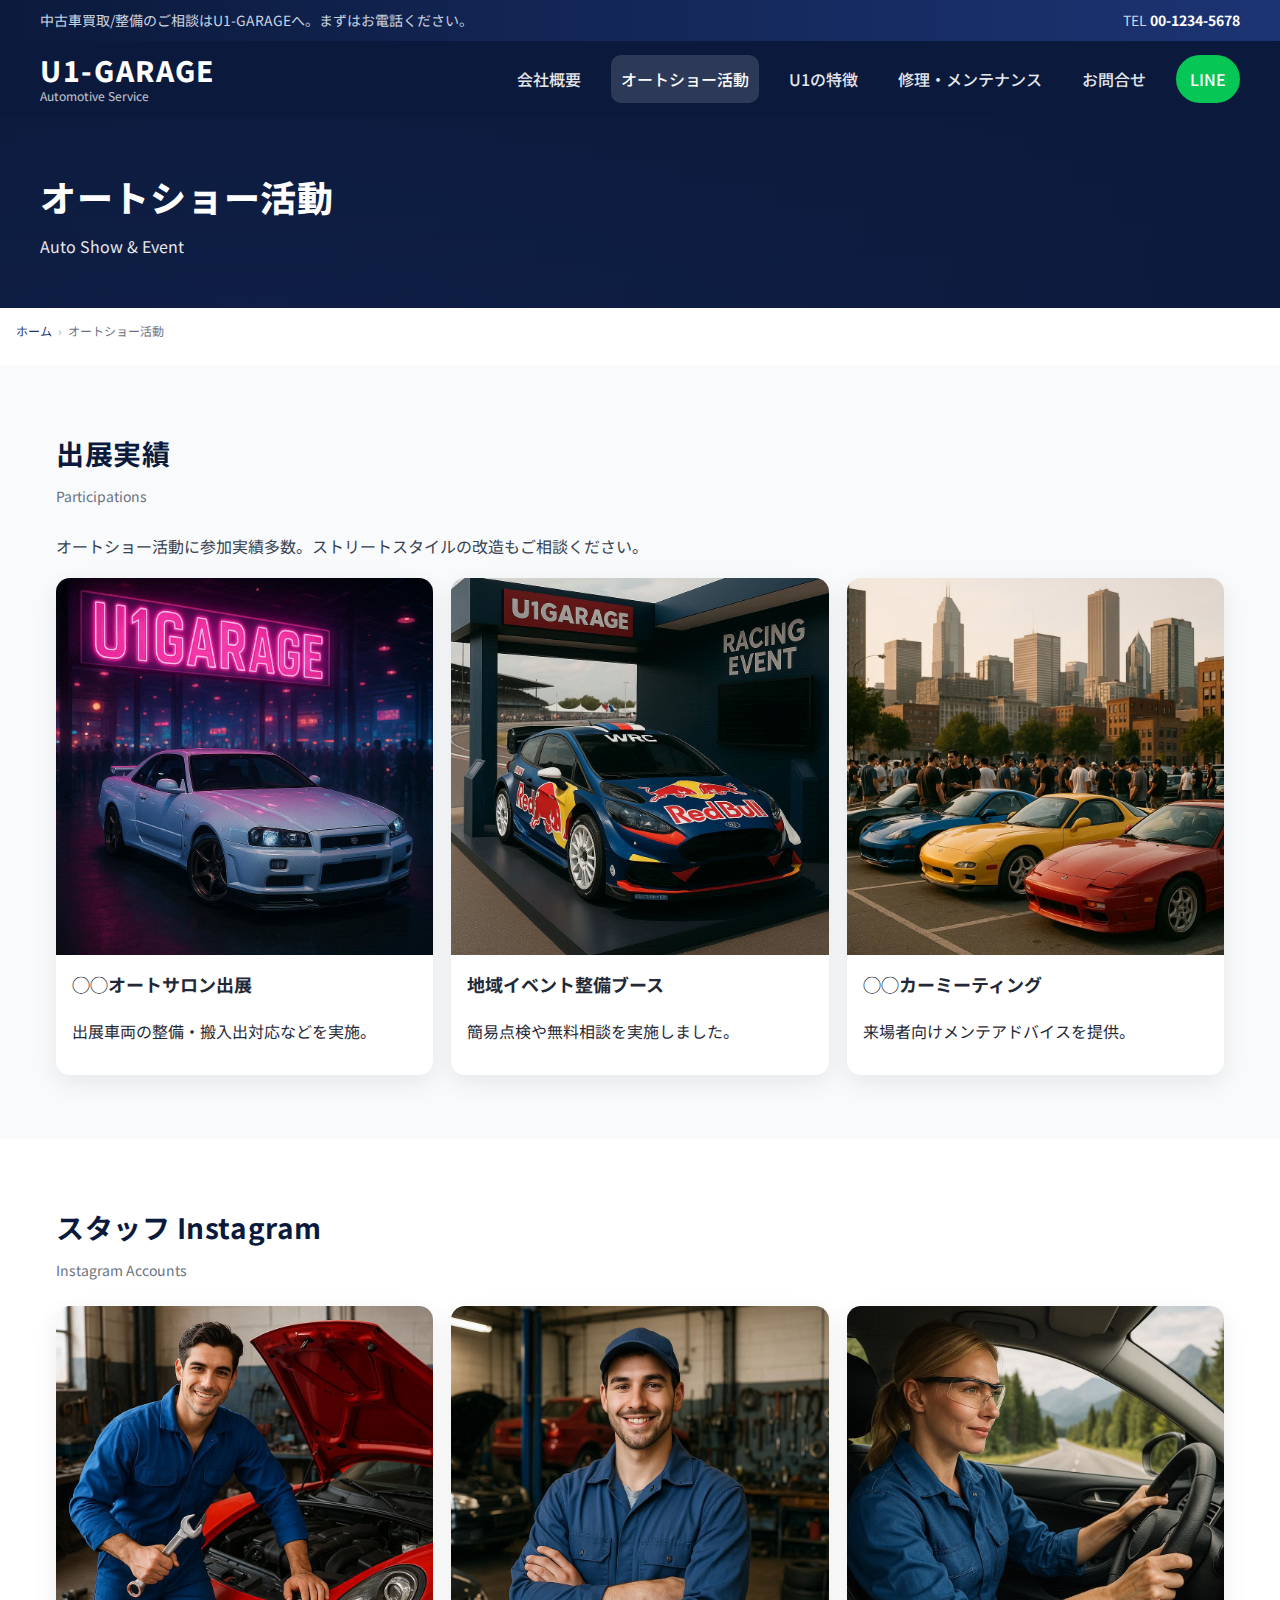
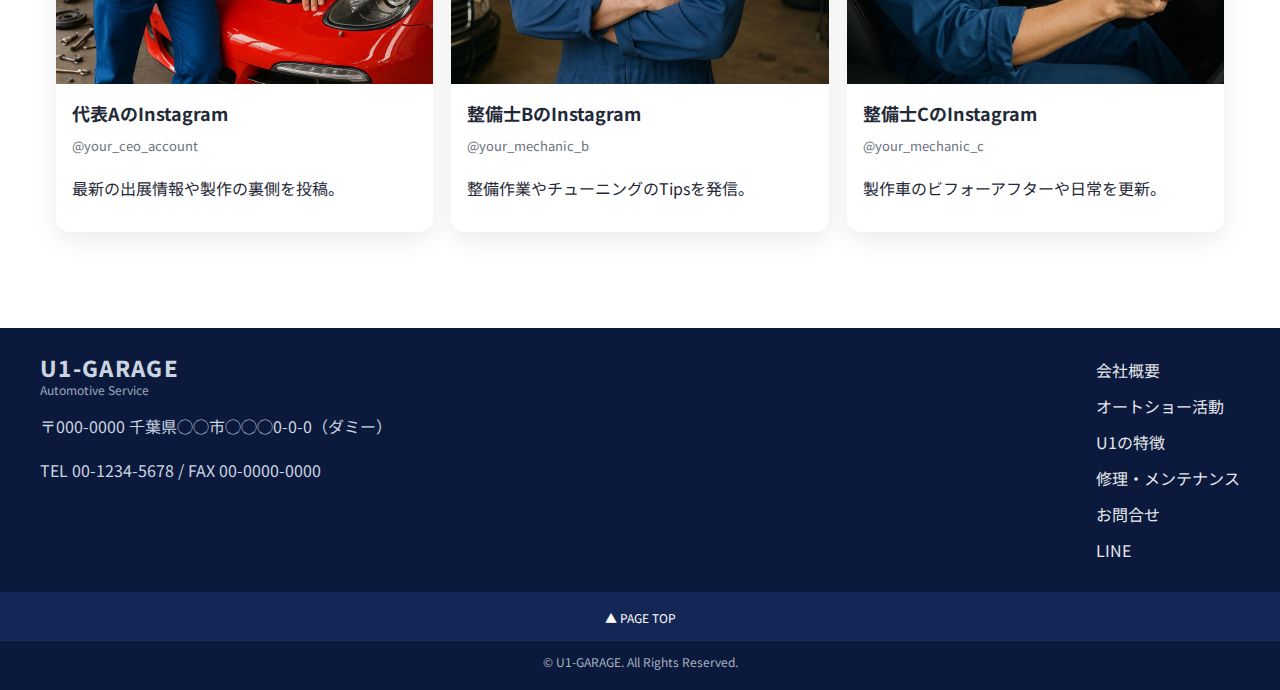
<file: autoshow.html>
<!doctype html>
<html lang="ja">
<head>
  <meta charset="utf-8" />
  <meta name="viewport" content="width=device-width, initial-scale=1" />
  <base href="https://usasaki109.github.io/U1garage-sample-site/">
  <title>オートショー活動 | U1-GARAGE</title>
  <meta name="description" content="U1-GARAGEのオートショー活動・イベント出展の紹介。出展実績やスタッフのInstagramも掲載。">
  <meta name="theme-color" content="#0b1a3c">
  <link rel="icon" href="favicon.ico">
  <link rel="stylesheet" href="css/style.css">
  <link href="https://fonts.googleapis.com/css2?family=Noto+Sans+JP:wght@400;500;700;800&display=swap" rel="stylesheet">

  <!-- ページ専用の最小スタイル -->
  <style>
    .page-hero{
      color:#fff;
      background:
        linear-gradient(180deg, rgba(11,26,60,.86), rgba(11,26,60,.55)),
        url("img/page-hero-autoshow.jpg") center/cover no-repeat,
        radial-gradient(circle at 20% 0%, #172554, #0b1a3c);
    }
    .page-hero__in{ padding:48px 0; }
    .page-hero h1{ margin:0 0 4px; font-size:36px; font-weight:800; letter-spacing:.02em; }
    .page-hero .sub{ margin:0; color:#e5e7eb; }

    .breadcrumb{ font-size:12px; color:#6b7280; margin:12px 0 24px; }
    .breadcrumb a{ color:#1c3474; }
    .breadcrumb .sep{ margin:0 6px; color:#9ca3af; }

    .lead{ margin:0 0 18px; color:#374151; }
    /* カード全体をリンク化する用 */
    .card--link{ display:block; color:inherit; text-decoration:none; }
    .card--link:hover .card__body h3{ text-decoration:underline; }
    /* インスタカードの小さなラベル */
    .ig-handle{ color:#6b7280; font-size:13px; margin-top:4px; }
  </style>
</head>
<body id="top">
  <a class="skip" href="#main">本文へスキップ</a>

  <!-- Topbar -->
  <div class="topbar">
    <div class="container topbar__in">
      <div class="topbar__note">中古車買取/整備のご相談はU1-GARAGEへ。まずはお電話ください。</div>
      <div class="topbar__tel">TEL <a href="tel:0012345678">00-1234-5678</a></div>
    </div>
  </div>

  <!-- Header -->
  <header class="header">
    <div class="container header__in">
      <a class="brand" href="index.html" aria-label="U1-GARAGE ホーム">
        <span class="brand__main">U1-GARAGE</span>
        <span class="brand__sub">Automotive Service</span>
      </a>

      <button class="nav-toggle" aria-controls="globalnav" aria-expanded="false" aria-label="メニュー">
        <span></span><span></span><span></span>
      </button>

      <nav id="globalnav" class="nav" aria-label="グローバルナビ">
        <ul class="nav__list">
          <li><a href="index.html#about">会社概要</a></li>
          <li><a href="autoshow.html" aria-current="page">オートショー活動</a></li>
          <li><a href="features.html">U1の特徴</a></li>
          <li><a href="maintenance.html">修理・メンテナンス</a></li>
          <li><a href="contact.html">お問合せ</a></li>
          <li class="line"><a href="index.html#line">LINE</a></li>
        </ul>
      </nav>
    </div>
  </header>

  <!-- Page Hero -->
  <section class="page-hero" role="img" aria-label="オートショー活動">
    <div class="container page-hero__in">
      <h1>オートショー活動</h1>
      <p class="sub">Auto Show & Event</p>
    </div>
  </section>

  <main id="main">
    <nav class="container breadcrumb" aria-label="パンくず">
      <a href="index.html">ホーム</a><span class="sep">›</span><span>オートショー活動</span>
    </nav>

    <!-- 説明文 + イベントカード3つ -->
    <section class="section alt">
      <div class="container">
        <header class="sec-head">
          <h2>出展実績</h2>
          <p class="sub">Participations</p>
        </header>
        <p class="lead">オートショー活動に参加実績多数。ストリートスタイルの改造もご相談ください。</p>

        <div class="cards">
          <article class="card">
            <img src="img/autoshow-01.jpg" alt="イベント写真（1）" loading="lazy">
            <div class="card__body">
              <h3>◯◯オートサロン出展</h3>
              <p>出展車両の整備・搬入出対応などを実施。</p>
            </div>
          </article>

          <article class="card">
            <img src="img/autoshow-02.jpg" alt="イベント写真（2）" loading="lazy">
            <div class="card__body">
              <h3>地域イベント整備ブース</h3>
              <p>簡易点検や無料相談を実施しました。</p>
            </div>
          </article>

          <article class="card">
            <img src="img/autoshow-03.jpg" alt="イベント写真（3）" loading="lazy">
            <div class="card__body">
              <h3>◯◯カーミーティング</h3>
              <p>来場者向けメンテアドバイスを提供。</p>
            </div>
          </article>
        </div>
      </div>
    </section>

    <!-- Instagramカード3つ -->
    <section class="section">
      <div class="container">
        <header class="sec-head">
          <h2>スタッフ Instagram</h2>
          <p class="sub">Instagram Accounts</p>
        </header>

        <div class="cards">
          <!-- 代表A -->
          <a class="card card--link" href="https://www.instagram.com/your_ceo_account/" target="_blank" rel="noopener noreferrer">
            <img src="img/insta-a.jpg" alt="代表AのInstagram（サムネイル）" loading="lazy">
            <div class="card__body">
              <h3>代表AのInstagram</h3>
              <p class="ig-handle">@your_ceo_account</p>
              <p>最新の出展情報や製作の裏側を投稿。</p>
            </div>
          </a>

          <!-- 整備士B -->
          <a class="card card--link" href="https://www.instagram.com/your_mechanic_b/" target="_blank" rel="noopener noreferrer">
            <img src="img/insta-b.jpg" alt="整備士BのInstagram（サムネイル）" loading="lazy">
            <div class="card__body">
              <h3>整備士BのInstagram</h3>
              <p class="ig-handle">@your_mechanic_b</p>
              <p>整備作業やチューニングのTipsを発信。</p>
            </div>
          </a>

          <!-- 整備士C -->
          <a class="card card--link" href="https://www.instagram.com/your_mechanic_c/" target="_blank" rel="noopener noreferrer">
            <img src="img/insta-c.jpg" alt="整備士CのInstagram（サムネイル）" loading="lazy">
            <div class="card__body">
              <h3>整備士CのInstagram</h3>
              <p class="ig-handle">@your_mechanic_c</p>
              <p>製作車のビフォーアフターや日常を更新。</p>
            </div>
          </a>
        </div>
      </div>
    </section>
  </main>

  <!-- Footer -->
  <footer class="footer">
    <div class="container footer__in">
      <div class="footer__brand">
        <div class="brand brand--footer">
          <span class="brand__main">U1-GARAGE</span>
          <span class="brand__sub">Automotive Service</span>
        </div>
        <p>〒000-0000 千葉県◯◯市◯◯◯0-0-0（ダミー）</p>
        <p>TEL 00-1234-5678 / FAX 00-0000-0000</p>
      </div>
      <nav class="footer__nav" aria-label="フッターナビ">
        <ul>
          <li><a href="index.html#about">会社概要</a></li>
          <li><a href="autoshow.html" aria-current="page">オートショー活動</a></li>
          <li><a href="features.html">U1の特徴</a></li>
          <li><a href="maintenance.html">修理・メンテナンス</a></li>
          <li><a href="contact.html">お問合せ</a></li>
          <li><a href="index.html#line">LINE</a></li>
        </ul>
      </nav>
    </div>
    <div class="pagetop"><a href="#top">▲ PAGE TOP</a></div>
    <div class="copy">© U1-GARAGE. All Rights Reserved.</div>
  </footer>

  <script>
    // モバイルナビ開閉
    const btn = document.querySelector('.nav-toggle');
    const nav = document.getElementById('globalnav');
    if (btn && nav) {
      btn.addEventListener('click', () => {
        const open = nav.classList.toggle('is-open');
        btn.setAttribute('aria-expanded', String(open));
      });
    }
    document.querySelectorAll('.nav__list a').forEach(a=>{
      a.addEventListener('click', () => {
        nav?.classList.remove('is-open');
        btn?.setAttribute('aria-expanded','false');
      });
    });
    // スクロール時のヘッダー影
    const header = document.querySelector('.header');
    const onScroll = () => {
      if (window.scrollY > 8) header.classList.add('is-scrolled');
      else header.classList.remove('is-scrolled');
    };
    window.addEventListener('scroll', onScroll);
    onScroll();
  </script>
</body>
</html>
</file>
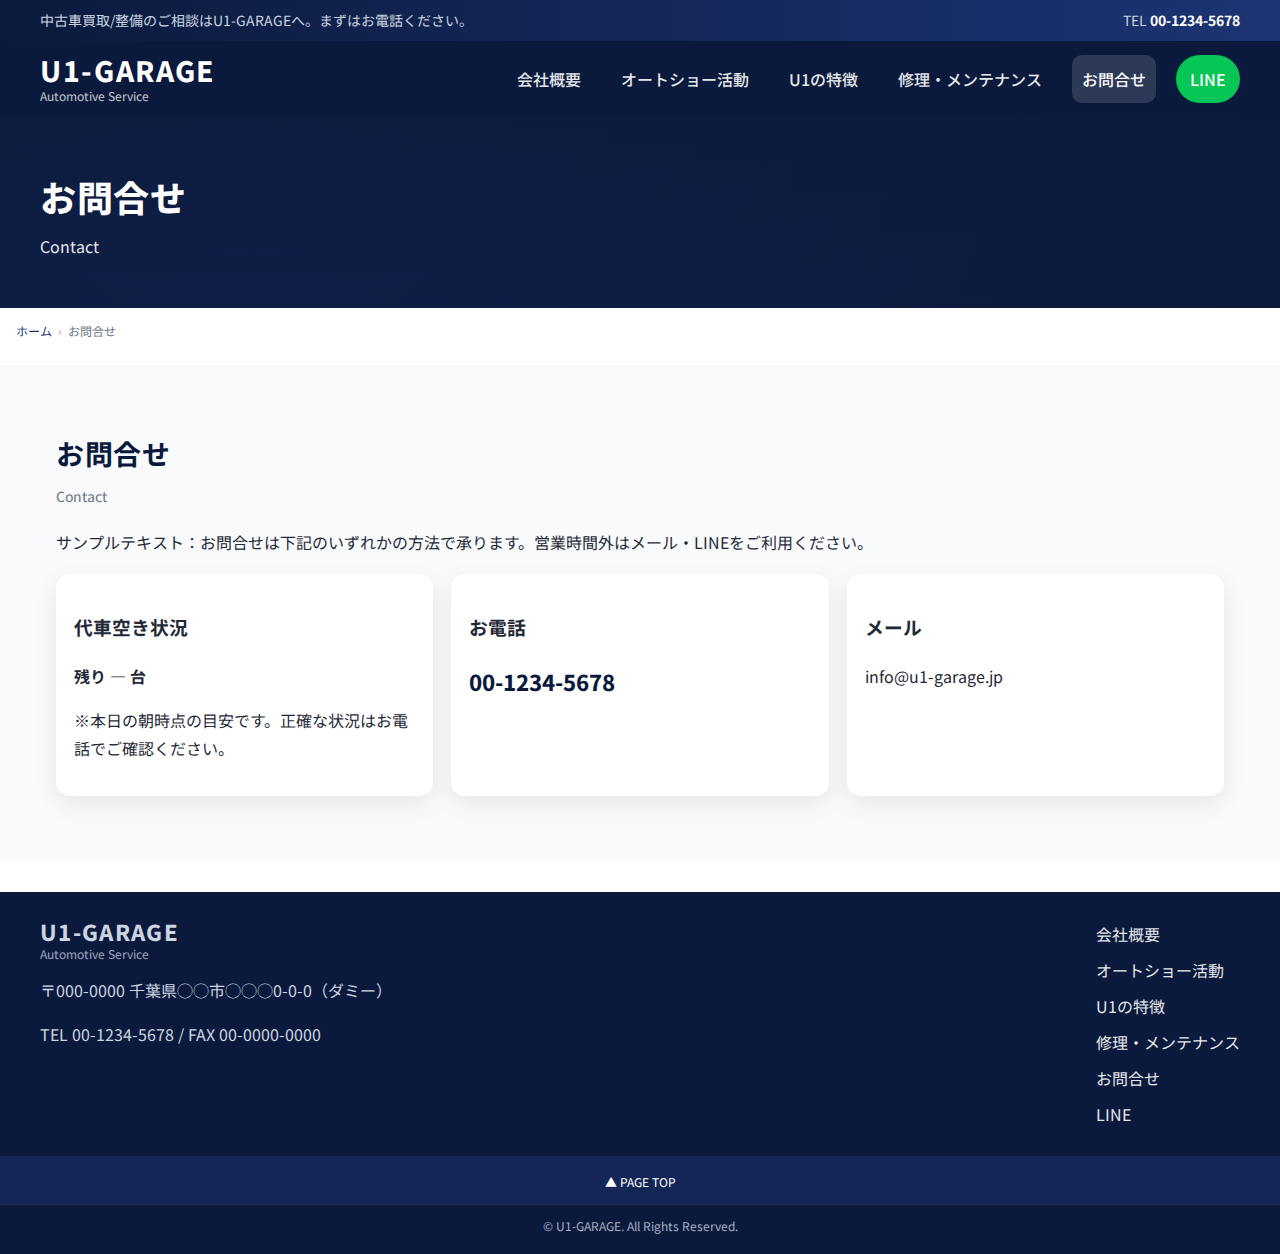
<file: contact.html>
<!doctype html>
<html lang="ja">
<head>
  <meta charset="utf-8" />
  <meta name="viewport" content="width=1200, initial-scale=1">
  <base href="https://usasaki109.github.io/U1garage-sample-site/">
  <title>お問合せ | U1-GARAGE</title>
  <meta name="description" content="U1-GARAGEへのお問合せはこちら。電話・メール・LINEの3つの方法でご連絡いただけます。">
  <meta name="theme-color" content="#0b1a3c">
  <link rel="icon" href="favicon.ico">
  <link rel="stylesheet" href="css/style.css">
  <link href="https://fonts.googleapis.com/css2?family=Noto+Sans+JP:wght@400;500;700;800&display=swap" rel="stylesheet">
  <!-- ページ専用の軽いスタイル（ヒーローとQRだけ） -->
  <style>
    .page-hero{
      color:#fff;
      background:
        linear-gradient(180deg, rgba(11,26,60,.86), rgba(11,26,60,.55)),
        url("img/page-hero-contact.jpg") center/cover no-repeat,
        radial-gradient(circle at 20% 0%, #172554, #0b1a3c);
    }
    .page-hero__in{ padding:48px 0; }
    .page-hero h1{ margin:0 0 4px; font-size:36px; font-weight:800; letter-spacing:.02em; }
    .page-hero .sub{ margin:0; color:#e5e7eb; }

    .breadcrumb{ font-size:12px; color:#6b7280; margin:12px 0 24px; }
    .breadcrumb a{ color:#1c3474; }
    .breadcrumb .sep{ margin:0 6px; color:#9ca3af; }

    /* QR表示（カード中央に正方形で） */
    .qr-box{ display:flex; justify-content:center; align-items:center; padding-top:8px; }
    .qr{ width:180px; aspect-ratio:1; object-fit:contain; border:1px solid var(--line); border-radius:10px; }
    @media (max-width: 720px){ .qr{ width:150px; } }
  </style>
</head>
<body id="top">
  <a class="skip" href="#main">本文へスキップ</a>

  <!-- Topbar -->
  <div class="topbar">
    <div class="container topbar__in">
      <div class="topbar__note">中古車買取/整備のご相談はU1-GARAGEへ。まずはお電話ください。</div>
      <div class="topbar__tel">TEL <a href="tel:0012345678">00-1234-5678</a></div>
    </div>
  </div>

  <!-- Header -->
  <header class="header">
    <div class="container header__in">
      <a class="brand" href="index.html" aria-label="U1-GARAGE ホーム">
        <span class="brand__main">U1-GARAGE</span>
        <span class="brand__sub">Automotive Service</span>
      </a>

      <button class="nav-toggle" aria-controls="globalnav" aria-expanded="false" aria-label="メニュー">
        <span></span><span></span><span></span>
      </button>

      <nav id="globalnav" class="nav" aria-label="グローバルナビ">
        <ul class="nav__list">
          <li><a href="index.html#about">会社概要</a></li>
          <li><a href="autoshow.html">オートショー活動</a></li>
          <li><a href="features.html">U1の特徴</a></li>
          <li><a href="maintenance.html">修理・メンテナンス</a></li>
          <li><a href="contact.html" aria-current="page">お問合せ</a></li>
          <li class="line"><a href="line.html">LINE</a></li>
        </ul>
      </nav>
    </div>
  </header>

  <!-- Page Hero -->
  <section class="page-hero" role="img" aria-label="お問合せ">
    <div class="container page-hero__in">
      <h1>お問合せ</h1>
      <p class="sub">Contact</p>
    </div>
  </section>

  <main id="main">
    <nav class="container breadcrumb" aria-label="パンくず">
      <a href="index.html">ホーム</a><span class="sep">›</span><span>お問合せ</span>
    </nav>

    <section class="section alt">
      <div class="container">
        <header class="sec-head">
          <h2>お問合せ</h2>
          <p class="sub">Contact</p>
        </header>

        <!-- ここに任意の説明テキストを入れてください -->
        <p class="muted" style="margin:-4px 0 18px;">サンプルテキスト：お問合せは下記のいずれかの方法で承ります。営業時間外はメール・LINEをご利用ください。</p>

        <!-- 連絡手段カード群 -->
        <div class="contact">

          <!-- 代車空き状況（Java組み込み） -->
          <div class="contact__block" aria-live="polite">
            <h3>代車空き状況</h3>
            <p id="loaner-status"><strong>残り <span data-loaner-count>—</span> 台</strong></p>
            <p class="muted" style="margin-top:6px;">※本日の朝時点の目安です。正確な状況はお電話でご確認ください。</p>
          </div>

          <div class="contact__block">
            <h3>お電話</h3>
            <p><a class="tel" href="tel:0012345678">00-1234-5678</a></p>
          </div>

          <div class="contact__block">
            <h3>メール</h3>
            <p><a href="mailto:info@u1-garage.jp">info@u1-garage.jp</a></p>
          </div>
        </div>
      </div>
    </section>
  </main>

  <!-- Footer -->
  <footer class="footer">
    <div class="container footer__in">
      <div class="footer__brand">
        <div class="brand brand--footer">
          <span class="brand__main">U1-GARAGE</span>
          <span class="brand__sub">Automotive Service</span>
        </div>
        <p>〒000-0000 千葉県◯◯市◯◯◯0-0-0（ダミー）</p>
        <p>TEL 00-1234-5678 / FAX 00-0000-0000</p>
      </div>
      <nav class="footer__nav" aria-label="フッターナビ">
        <ul>
          <li><a href="index.html#about">会社概要</a></li>
          <li><a href="autoshow.html">オートショー活動</a></li>
          <li><a href="features.html">U1の特徴</a></li>
          <li><a href="maintenance.html">修理・メンテナンス</a></li>
          <li><a href="contact.html" aria-current="page">お問合せ</a></li>
          <li><a href="line.html">LINE</a></li>
        </ul>
      </nav>
    </div>
    <div class="pagetop"><a href="#top">▲ PAGE TOP</a></div>
    <div class="copy">© U1-GARAGE. All Rights Reserved.</div>
  </footer>

   <script>
      // モバイルナビ開閉
      const btn = document.querySelector('.nav-toggle');
      const nav = document.getElementById('globalnav');
      if (btn && nav) {
        btn.addEventListener('click', () => {
          const open = nav.classList.toggle('is-open');
          btn.setAttribute('aria-expanded', String(open));
        });
      }
      document.querySelectorAll('.nav__list a').forEach(a=>{
        a.addEventListener('click', () => {
          nav?.classList.remove('is-open');
          btn?.setAttribute('aria-expanded','false');
        });
      });
      // スクロール時のヘッダー影
      const header = document.querySelector('.header');
      const onScroll = () => {
        if (window.scrollY > 8) header.classList.add('is-scrolled');
        else header.classList.remove('is-scrolled');
      };
      window.addEventListener('scroll', onScroll);
      onScroll();
    </script>
  </body>
</html>
</file>
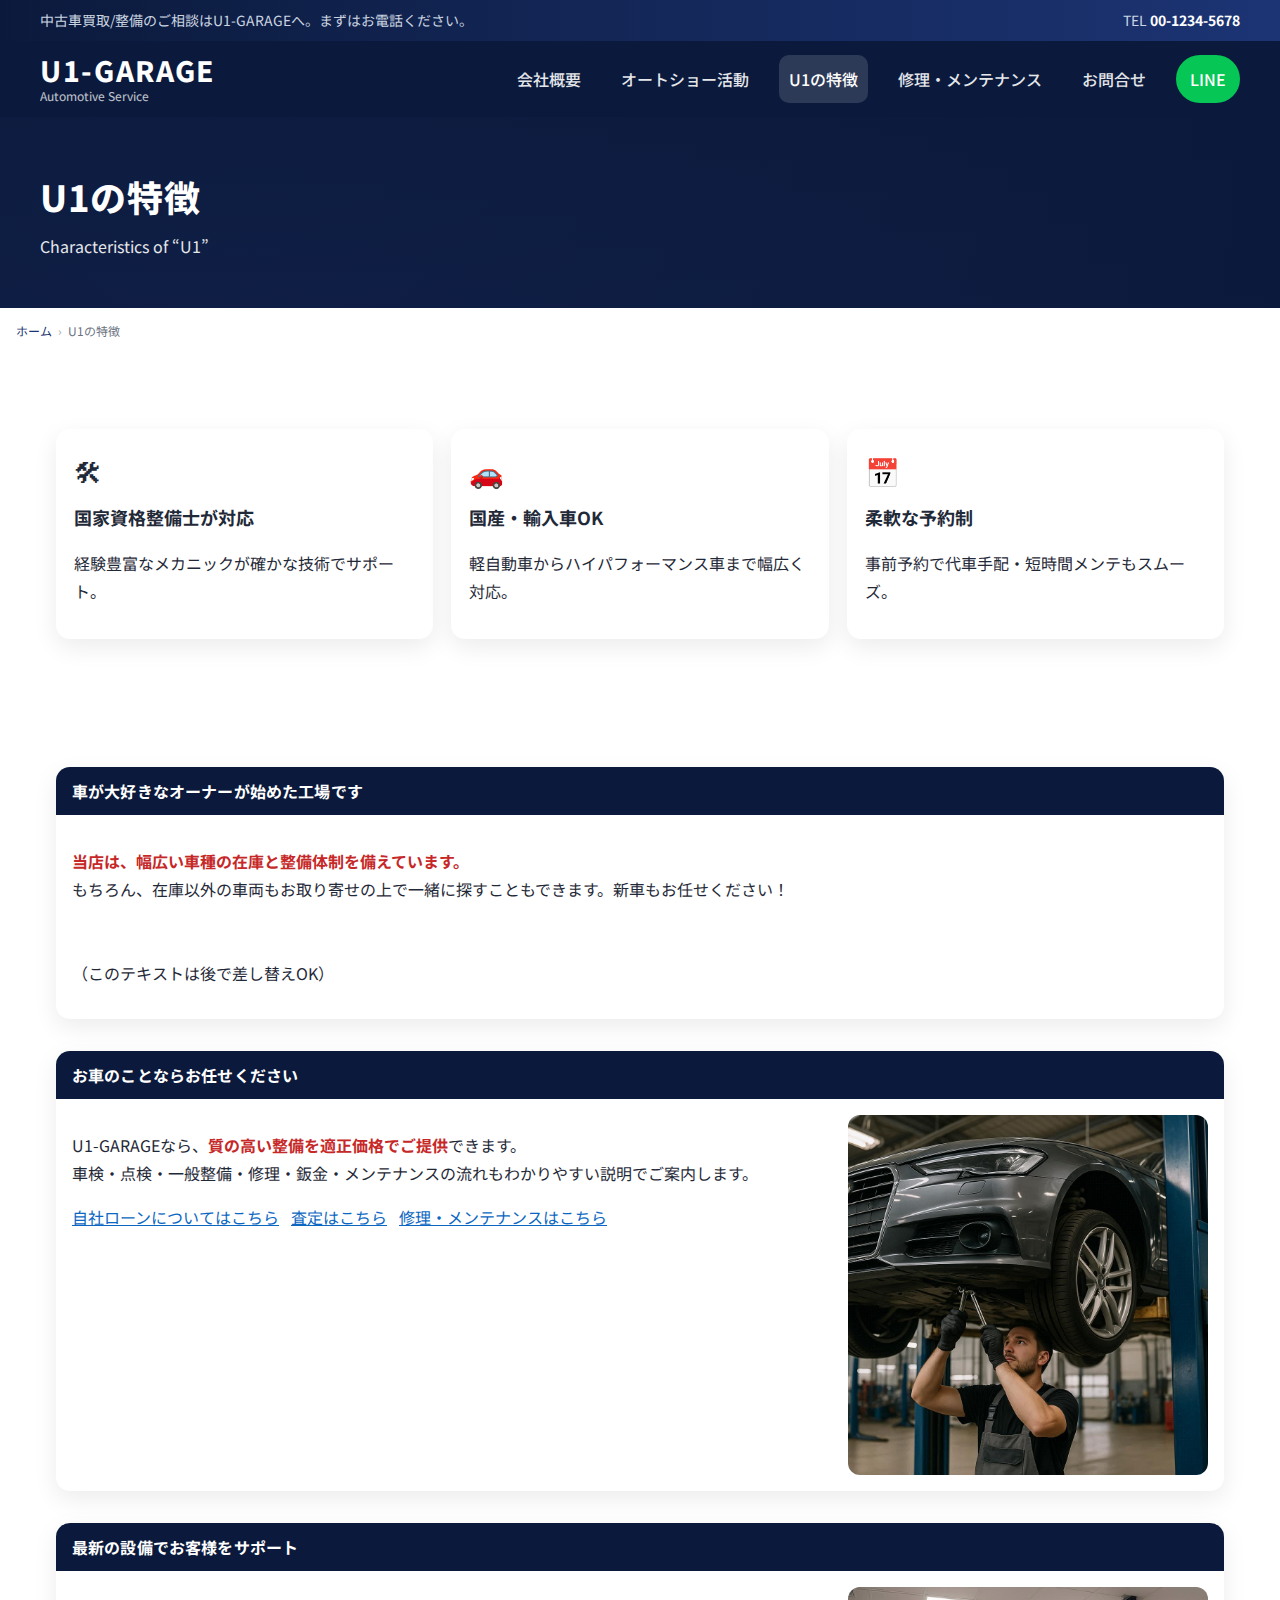
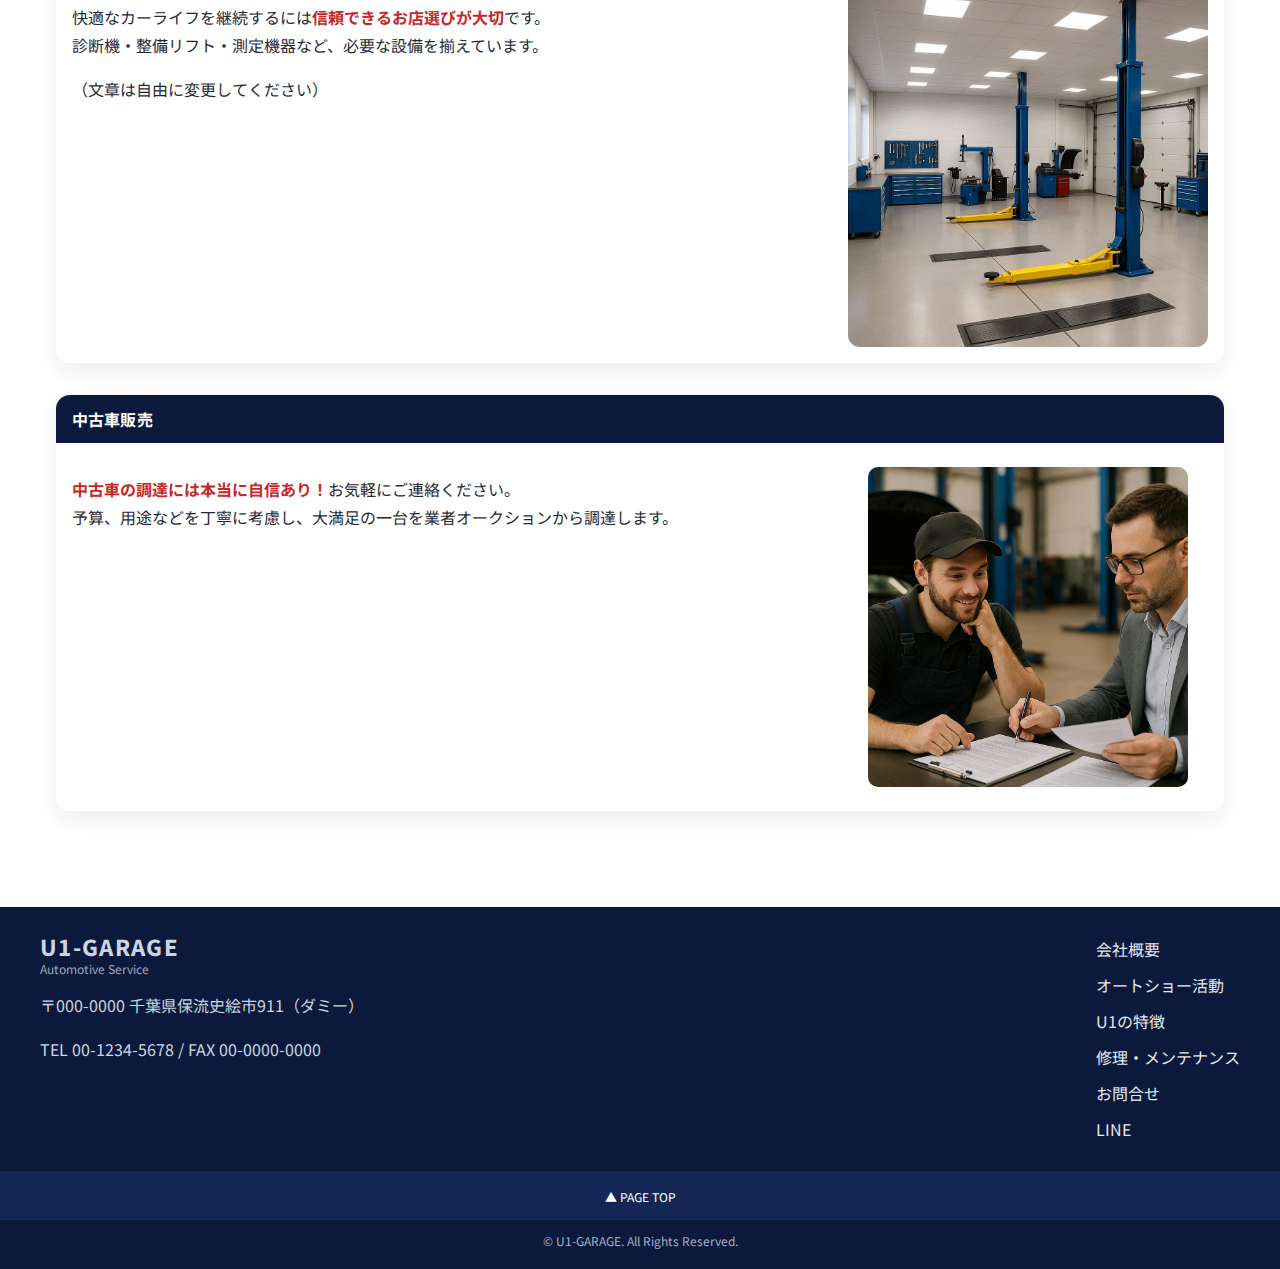
<file: features.html>
<!doctype html>
<html lang="ja">
<head>
  <meta charset="utf-8" />
  <meta name="viewport" content="width=device-width, initial-scale=1" />
  <base href="https://usasaki109.github.io/U1garage-sample-site/">
  <title>U1の特徴 | U1-GARAGE</title>
  <meta name="description" content="U1-GARAGEの強み・特徴をご紹介します。">
  <meta name="theme-color" content="#0b1a3c">
  <link rel="icon" href="favicon.ico">
  <link rel="stylesheet" href="css/style.css">
  <link href="https://fonts.googleapis.com/css2?family=Noto+Sans+JP:wght@400;500;700;800&display=swap" rel="stylesheet">

  <!-- ページ専用スタイル（サンプルと同じ帯＋レイアウト） -->
  <style>
    .page-hero{
      color:#fff;
      background:
        linear-gradient(180deg, rgba(11,26,60,.86), rgba(11,26,60,.55)),
        url("img/page-hero.jpg") center/cover no-repeat,
        radial-gradient(circle at 20% 0%, #172554, #0b1a3c);
    }
    .page-hero__in{ padding:48px 0; }
    .page-hero h1{ margin:0 0 4px; font-size:36px; font-weight:800; letter-spacing:.02em; }
    .page-hero .sub{ margin:0; color:#e5e7eb; }

    .breadcrumb{ font-size:12px; color:#6b7280; margin:12px 0 24px; }
    .breadcrumb a{ color:#1c3474; }
    .breadcrumb .sep{ margin:0 6px; color:#9ca3af; }

    .feature-wrap{ display:flex; flex-direction:column; gap:32px; }
    .band{ background:#fff; border-radius:14px; box-shadow:0 8px 24px rgba(0,0,0,.08); overflow:hidden; }
    .band__title{ background:#0b1a3c; color:#fff; padding:10px 16px; font-weight:700; letter-spacing:.01em; }
    .band__body{ padding:16px; display:grid; grid-template-columns:1fr 360px; gap:24px; align-items:start; }
    .band__body--single{ grid-template-columns:1fr; }
    .band__img img{ width:100%; height:auto; border-radius:12px; }
    .badge-box{ display:flex; justify-content:center; align-items:center; padding:8px; }
    .badge-box img{ max-width:320px; height:auto; border-radius:10px; }
    .inline-links{ display:flex; gap:12px; flex-wrap:wrap; margin-top:8px; }
    .inline-links a{ color:#0b67c2; text-decoration:underline; }
    .em{ color:#c62828; font-weight:700; }
    @media (max-width: 960px){ .band__body{ grid-template-columns:1fr; } }
  </style>
</head>
<body id="top">
  <a class="skip" href="#main">本文へスキップ</a>

  <!-- Topbar -->
  <div class="topbar">
    <div class="container topbar__in">
      <div class="topbar__note">中古車買取/整備のご相談はU1-GARAGEへ。まずはお電話ください。</div>
      <div class="topbar__tel">TEL <a href="tel:0012345678">00-1234-5678</a></div>
    </div>
  </div>

  <!-- Header -->
  <header class="header">
    <div class="container header__in">
      <a class="brand" href="index.html" aria-label="U1-GARAGE ホーム">
        <span class="brand__main">U1-GARAGE</span>
        <span class="brand__sub">Automotive Service</span>
      </a>

      <button class="nav-toggle" aria-controls="globalnav" aria-expanded="false" aria-label="メニュー">
        <span></span><span></span><span></span>
      </button>

      <nav id="globalnav" class="nav" aria-label="グローバルナビ">
        <ul class="nav__list">
          <li><a href="index.html#about">会社概要</a></li>
          <li><a href="autoshow.html">オートショー活動</a></li>
          <li><a href="features.html" aria-current="page">U1の特徴</a></li>
          <li><a href="maintenance.html">修理・メンテナンス</a></li>
          <li><a href="contact.html">お問合せ</a></li>
          <li class="line"><a href="line.html">LINE</a></li>
        </ul>
      </nav>
    </div>
  </header>

  <!-- Page Hero -->
  <section class="page-hero" role="img" aria-label="U1の特徴">
    <div class="container page-hero__in">
      <h1>U1の特徴</h1>
      <p class="sub">Characteristics of “U1”</p>
    </div>
  </section>
  
 <main id="main">
    <nav class="container breadcrumb" aria-label="パンくず">
      <a href="index.html">ホーム</a><span class="sep">›</span><span>U1の特徴</span>
    </nav>

  <!-- Features (トップ内の簡易版) -->
<section id="features" class="section">
	<div class="container">
     <ul class="features">
        <li class="feature">
          <div class="feature__icon" aria-hidden="true">🛠</div>
          <h3>国家資格整備士が対応</h3>
          <p>経験豊富なメカニックが確かな技術でサポート。</p>
        </li>
        <li class="feature">
          <div class="feature__icon" aria-hidden="true">🚗</div>
          <h3>国産・輸入車OK</h3>
          <p>軽自動車からハイパフォーマンス車まで幅広く対応。</p>
        </li>
        <li class="feature">
          <div class="feature__icon" aria-hidden="true">📅</div>
          <h3>柔軟な予約制</h3>
          <p>事前予約で代車手配・短時間メンテもスムーズ。</p>
        </li>
      </ul>
    </div>
 </section>
  
  <section class="section">
      <div class="container feature-wrap">

        <!-- Band 1 -->
        <section class="band">
          <div class="band__title">車が大好きなオーナーが始めた工場です</div>
          <div class="band__body band__body--single">
            <p><span class="em">当店は、幅広い車種の在庫と整備体制を備えています。</span><br>
              もちろん、在庫以外の車両もお取り寄せの上で一緒に探すこともできます。新車もお任せください！</p>
            <p>（このテキストは後で差し替えOK）</p>
          </div>
        </section>

        <!-- Band 2 -->
        <section class="band">
          <div class="band__title">お車のことならお任せください</div>
          <div class="band__body">
            <div class="band__text">
              <p>U1-GARAGEなら、<span class="em">質の高い整備を適正価格でご提供</span>できます。<br>
                車検・点検・一般整備・修理・鈑金・メンテナンスの流れもわかりやすい説明でご案内します。</p>
              <ul class="inline-links">
                <li><a href="index.html#contact">自社ローンについてはこちら</a></li>
                <li><a href="index.html#contact">査定はこちら</a></li>
                <li><a href="index.html#maintenance">修理・メンテナンスはこちら</a></li>
              </ul>
            </div>
            <div class="band__img">
              <img src="img/feature-02.jpg" alt="工場外観または在庫車の様子（差し替え可）" loading="lazy">
            </div>
          </div>
        </section>

        <!-- Band 3 -->
        <section class="band">
          <div class="band__title">最新の設備でお客様をサポート</div>
          <div class="band__body">
            <div class="band__text">
              <p>快適なカーライフを継続するには<span class="em">信頼できるお店選びが大切</span>です。<br>
                診断機・整備リフト・測定機器など、必要な設備を揃えています。</p>
              <p>（文章は自由に変更してください）</p>
            </div>
            <div class="band__img">
              <img src="img/feature-03.jpg" alt="整備風景（差し替え可）" loading="lazy">
            </div>
          </div>
        </section>

        <!-- Band 4 -->
        <section class="band">
          <div class="band__title">中古車販売</div>
          <div class="band__body">
            <div class="band__text">
              <p><span class="em">中古車の調達には本当に自信あり！</span>お気軽にご連絡ください。<br>
                予算、用途などを丁寧に考慮し、大満足の一台を業者オークションから調達します。</p>
            </div>
            <div class="badge-box">
              <img src="img/feature-04.jpg" alt="中古車販売（差し替え可）" loading="lazy">
            </div>
          </div>
        </section>

      </div>
    </section>
  </main>

  <!-- Footer -->
  <footer class="footer">
    <div class="container footer__in">
      <div class="footer__brand">
        <div class="brand brand--footer">
          <span class="brand__main">U1-GARAGE</span>
          <span class="brand__sub">Automotive Service</span>
        </div>
        <p>〒000-0000 千葉県保流史絵市911（ダミー）</p>
        <p>TEL 00-1234-5678 / FAX 00-0000-0000</p>
      </div>
      <nav class="footer__nav" aria-label="フッターナビ">
        <ul>
          <li><a href="index.html#about">会社概要</a></li>
          <li><a href="autoshow.html">オートショー活動</a></li>
          <li><a href="features.html" aria-current="page">U1の特徴</a></li>
          <li><a href="maintenance.html">修理・メンテナンス</a></li>
          <li><a href="contact.html">お問合せ</a></li>
          <li><a href="line.html">LINE</a></li>
        </ul>
      </nav>
    </div>
    <div class="pagetop"><a href="#top">▲ PAGE TOP</a></div>
    <div class="copy">© U1-GARAGE. All Rights Reserved.</div>
  </footer>

  <script>
    // モバイルナビ開閉
    const btn = document.querySelector('.nav-toggle');
    const nav = document.getElementById('globalnav');
    if (btn && nav) {
      btn.addEventListener('click', () => {
        const open = nav.classList.toggle('is-open');
        btn.setAttribute('aria-expanded', String(open));
      });
    }
    document.querySelectorAll('.nav__list a').forEach(a=>{
      a.addEventListener('click', () => {
        nav?.classList.remove('is-open');
        btn?.setAttribute('aria-expanded','false');
      });
    });
    // スクロール時のヘッダー影
    const header = document.querySelector('.header');
    const onScroll = () => {
      if (window.scrollY > 8) header.classList.add('is-scrolled');
      else header.classList.remove('is-scrolled');
    };
    window.addEventListener('scroll', onScroll);
    onScroll();
  </script>
</body>
</html>
</file>
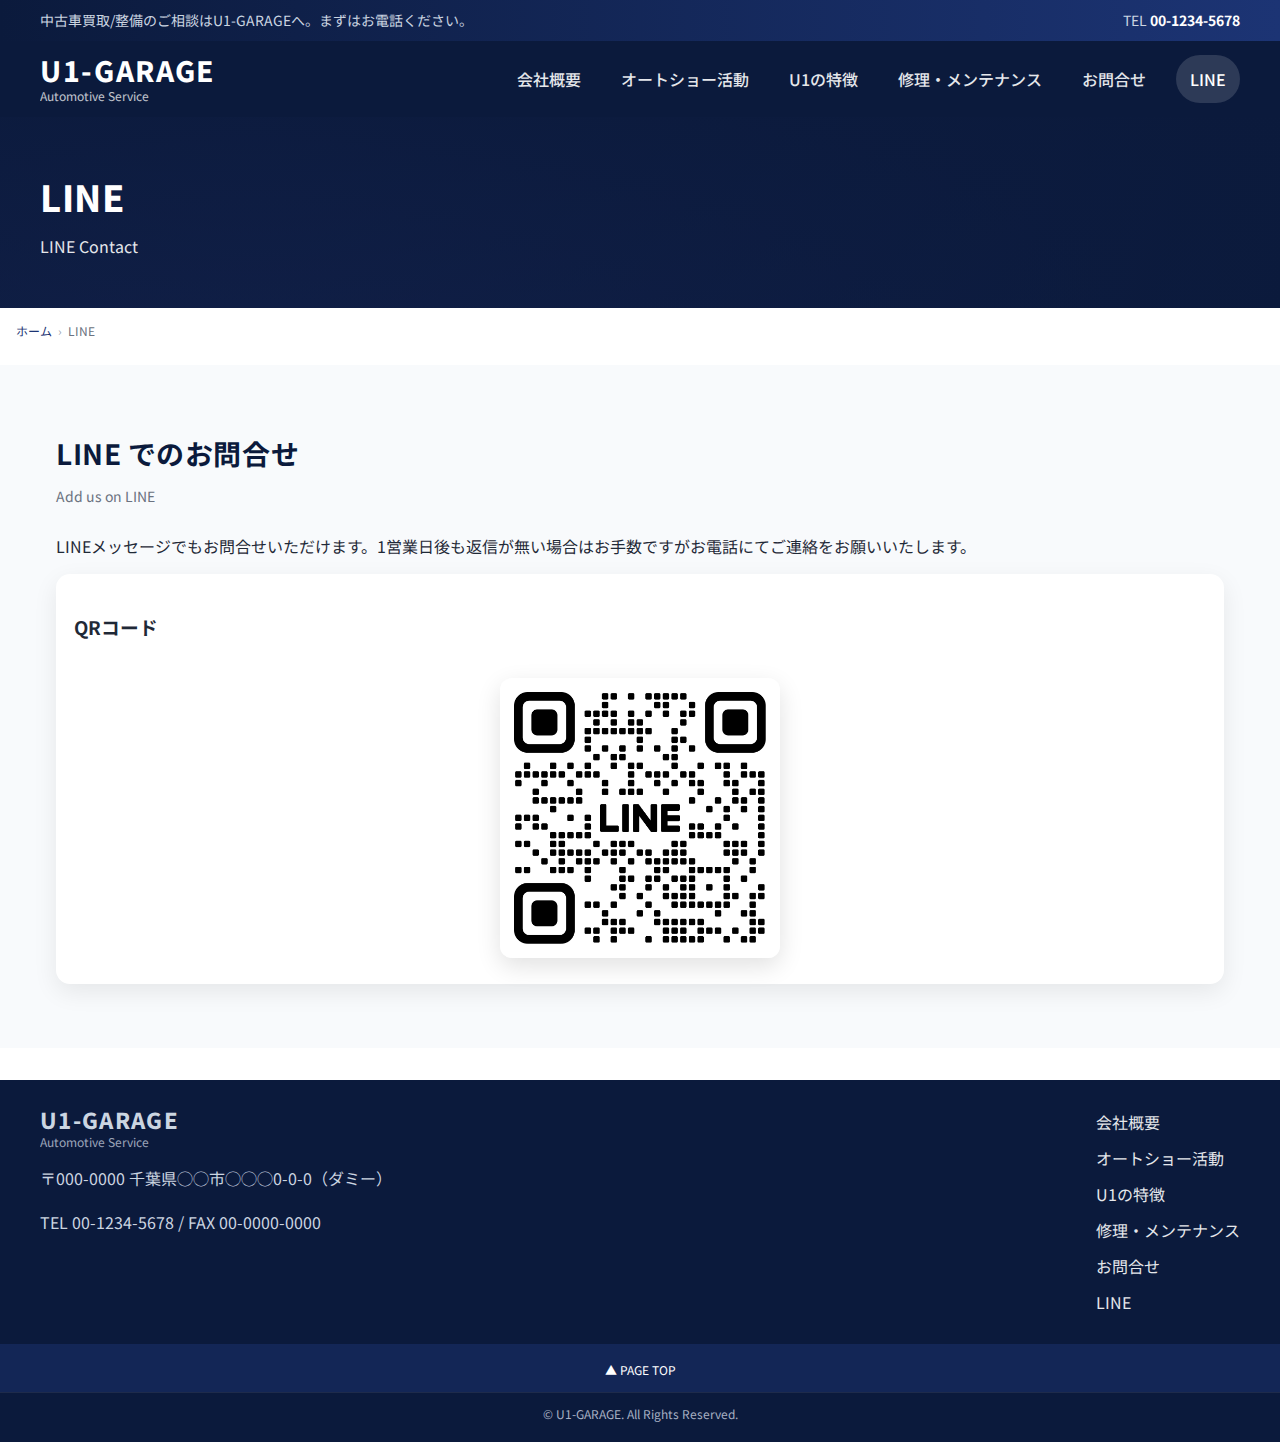
<file: line.html>
<!doctype html>
<html lang="ja">
<head>
  <meta charset="utf-8" />
  <meta name="viewport" content="width=device-width, initial-scale=1" />
  <base href="https://usasaki109.github.io/U1garage-sample-site/">
  <title>LINE | U1-GARAGE</title>
  <meta name="description" content="U1-GARAGEのLINEお問合せページ。QRコードから友だち追加してメッセージをお送りください。">
  <meta name="theme-color" content="#0b1a3c">
  <link rel="icon" href="favicon.ico">
  <link rel="stylesheet" href="css/style.css">
  <link href="https://fonts.googleapis.com/css2?family=Noto+Sans+JP:wght@400;500;700;800&display=swap" rel="stylesheet">

  <!-- ページ専用の最小スタイル（ヒーロー＆QR） -->
  <style>
    .page-hero{
      color:#fff;
      background:
        linear-gradient(180deg, rgba(11,26,60,.86), rgba(11,26,60,.55)),
        url("img/page-hero-line.jpg") center/cover no-repeat,
        radial-gradient(circle at 20% 0%, #172554, #0b1a3c);
    }
    .page-hero__in{ padding:48px 0; }
    .page-hero h1{ margin:0 0 4px; font-size:36px; font-weight:800; letter-spacing:.02em; }
    .page-hero .sub{ margin:0; color:#e5e7eb; }

    .breadcrumb{ font-size:12px; color:#6b7280; margin:12px 0 24px; }
    .breadcrumb a{ color:#1c3474; }
    .breadcrumb .sep{ margin:0 6px; color:#9ca3af; }

    /* 正方形QRを中央に綺麗に表示 */
    .qr-wrap{ display:flex; align-items:center; justify-content:center; padding:16px 0 8px; }
    .qr{ width:280px; max-width:80vw; aspect-ratio:1/1; object-fit:contain; border-radius:12px; box-shadow:0 8px 24px rgba(0,0,0,.12); }
    .lead{ margin:0 0 14px; }
  </style>
</head>
<body id="top">
  <a class="skip" href="#main">本文へスキップ</a>

  <!-- Topbar -->
  <div class="topbar">
    <div class="container topbar__in">
      <div class="topbar__note">中古車買取/整備のご相談はU1-GARAGEへ。まずはお電話ください。</div>
      <div class="topbar__tel">TEL <a href="tel:0012345678">00-1234-5678</a></div>
    </div>
  </div>

  <!-- Header -->
  <header class="header">
    <div class="container header__in">
      <a class="brand" href="index.html" aria-label="U1-GARAGE ホーム">
        <span class="brand__main">U1-GARAGE</span>
        <span class="brand__sub">Automotive Service</span>
      </a>

      <button class="nav-toggle" aria-controls="globalnav" aria-expanded="false" aria-label="メニュー">
        <span></span><span></span><span></span>
      </button>

      <nav id="globalnav" class="nav" aria-label="グローバルナビ">
        <ul class="nav__list">
          <li><a href="index.html#about">会社概要</a></li>
          <li><a href="autoshow.html">オートショー活動</a></li>
          <li><a href="features.html">U1の特徴</a></li>
          <li><a href="maintenance.html">修理・メンテナンス</a></li>
          <li><a href="contact.html">お問合せ</a></li>
          <li class="line"><a href="line.html" aria-current="page">LINE</a></li>
        </ul>
      </nav>
    </div>
  </header>

  <!-- Page Hero -->
  <section class="page-hero" role="img" aria-label="LINE">
    <div class="container page-hero__in">
      <h1>LINE</h1>
      <p class="sub">LINE Contact</p>
    </div>
  </section>

  <main id="main">
    <nav class="container breadcrumb" aria-label="パンくず">
      <a href="index.html">ホーム</a><span class="sep">›</span><span>LINE</span>
    </nav>

    <section class="section alt">
      <div class="container">
        <header class="sec-head">
          <h2>LINE でのお問合せ</h2>
          <p class="sub">Add us on LINE</p>
        </header>

        <p class="lead">
          LINEメッセージでもお問合せいただけます。1営業日後も返信が無い場合はお手数ですがお電話にてご連絡をお願いいたします。
        </p>

        <div class="contact">
          <!-- 電話・メールは空カードにせず、今回はQRのみを綺麗に出す -->
          <div class="contact__block" style="grid-column: 1 / -1;">
            <h3>QRコード</h3>
            <div class="qr-wrap">
              <!-- 後で img/line-qr.png を配置してください（正方形推奨） -->
              <img class="qr" src="img/line-qr.png" alt="LINE QRコード（差し替え可）" loading="lazy">
            </div>
          </div>
        </div>
      </div>
    </section>
  </main>

  <!-- Footer -->
  <footer class="footer">
    <div class="container footer__in">
      <div class="footer__brand">
        <div class="brand brand--footer">
          <span class="brand__main">U1-GARAGE</span>
          <span class="brand__sub">Automotive Service</span>
        </div>
        <p>〒000-0000 千葉県◯◯市◯◯◯0-0-0（ダミー）</p>
        <p>TEL 00-1234-5678 / FAX 00-0000-0000</p>
      </div>
      <nav class="footer__nav" aria-label="フッターナビ">
        <ul>
          <li><a href="index.html#about">会社概要</a></li>
          <li><a href="autoshow.html">オートショー活動</a></li>
          <li><a href="features.html">U1の特徴</a></li>
          <li><a href="maintenance.html">修理・メンテナンス</a></li>
          <li><a href="contact.html">お問合せ</a></li>
          <li><a href="line.html" aria-current="page">LINE</a></li>
        </ul>
      </nav>
    </div>
    <div class="pagetop"><a href="#top">▲ PAGE TOP</a></div>
    <div class="copy">© U1-GARAGE. All Rights Reserved.</div>
  </footer>

  <script>
    // モバイルナビ開閉
    const btn = document.querySelector('.nav-toggle');
    const nav = document.getElementById('globalnav');
    if (btn && nav) {
      btn.addEventListener('click', () => {
        const open = nav.classList.toggle('is-open');
        btn.setAttribute('aria-expanded', String(open));
      });
    }
    document.querySelectorAll('.nav__list a').forEach(a=>{
      a.addEventListener('click', () => {
        nav?.classList.remove('is-open');
        btn?.setAttribute('aria-expanded','false');
      });
    });
    // スクロール時のヘッダー影
    const header = document.querySelector('.header');
    const onScroll = () => {
      if (window.scrollY > 8) header.classList.add('is-scrolled');
      else header.classList.remove('is-scrolled');
    };
    window.addEventListener('scroll', onScroll);
    onScroll();
  </script>
</body>
</html>
</file>
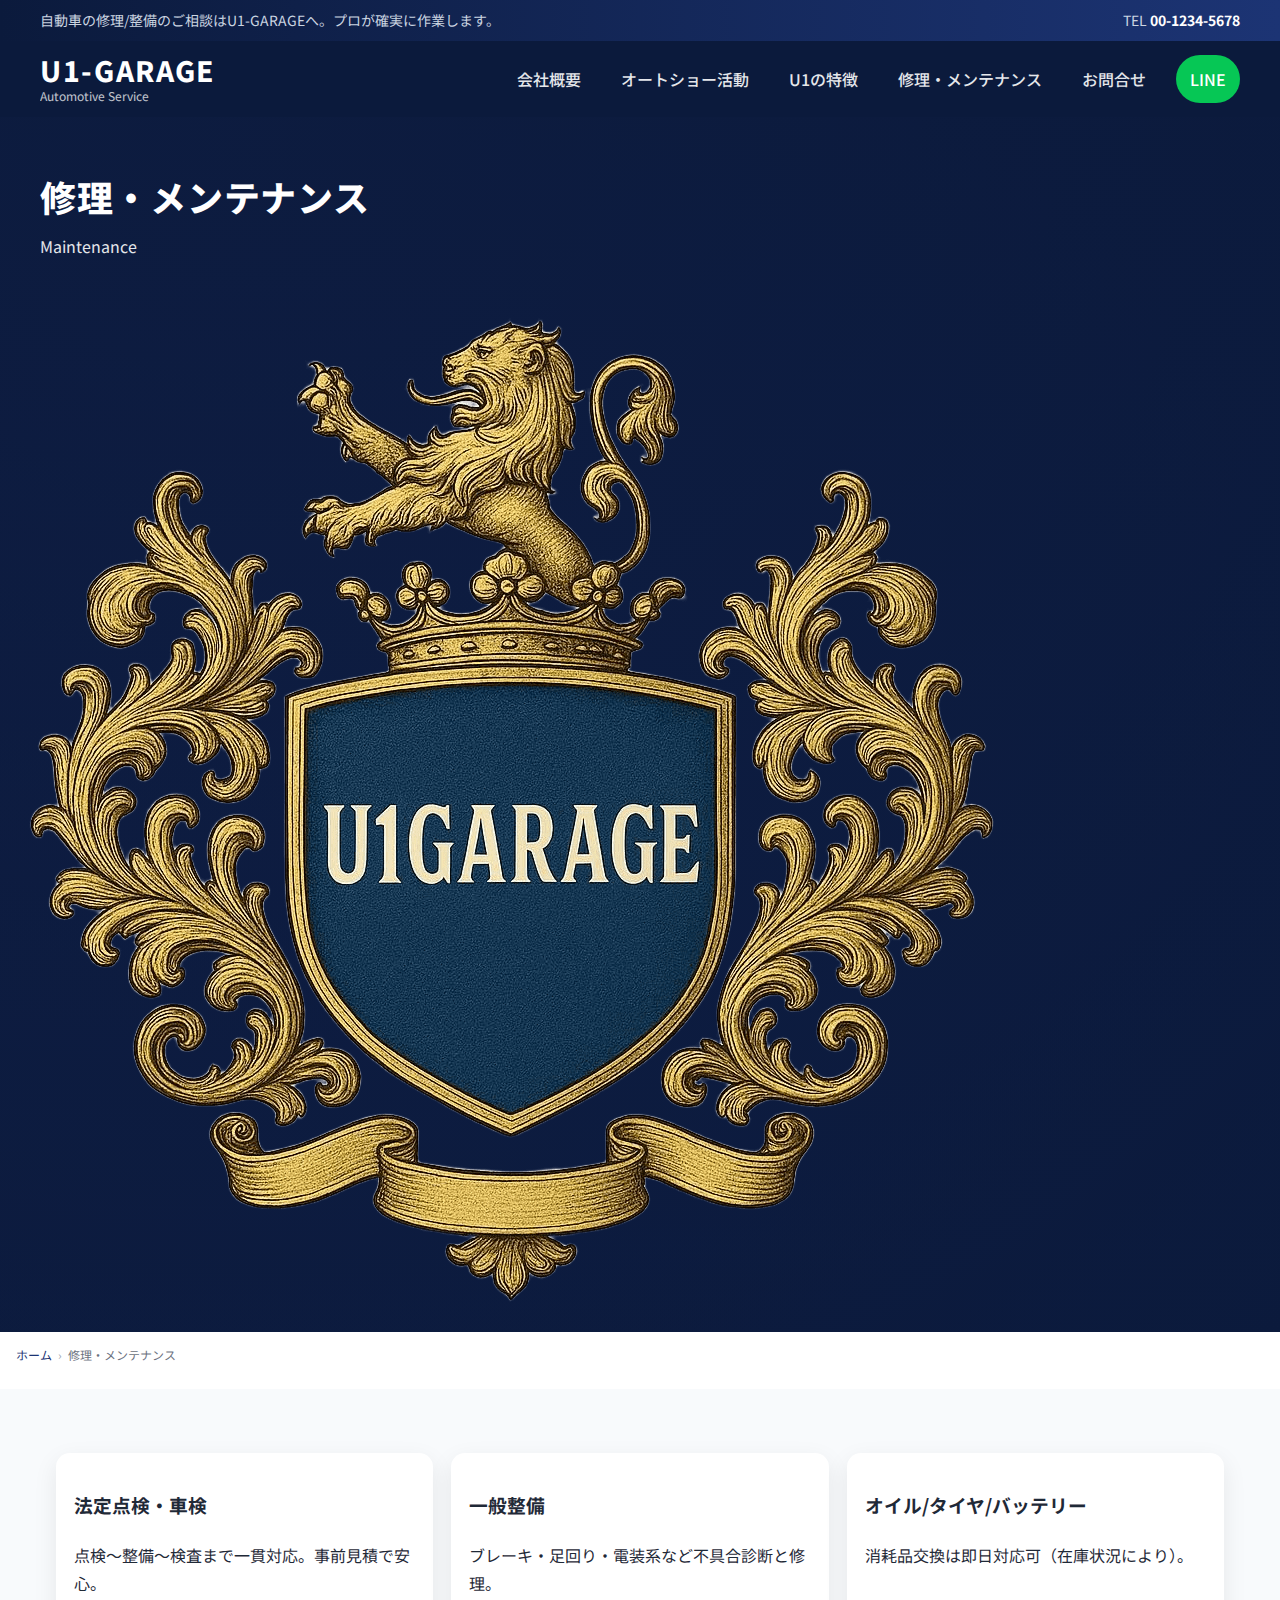
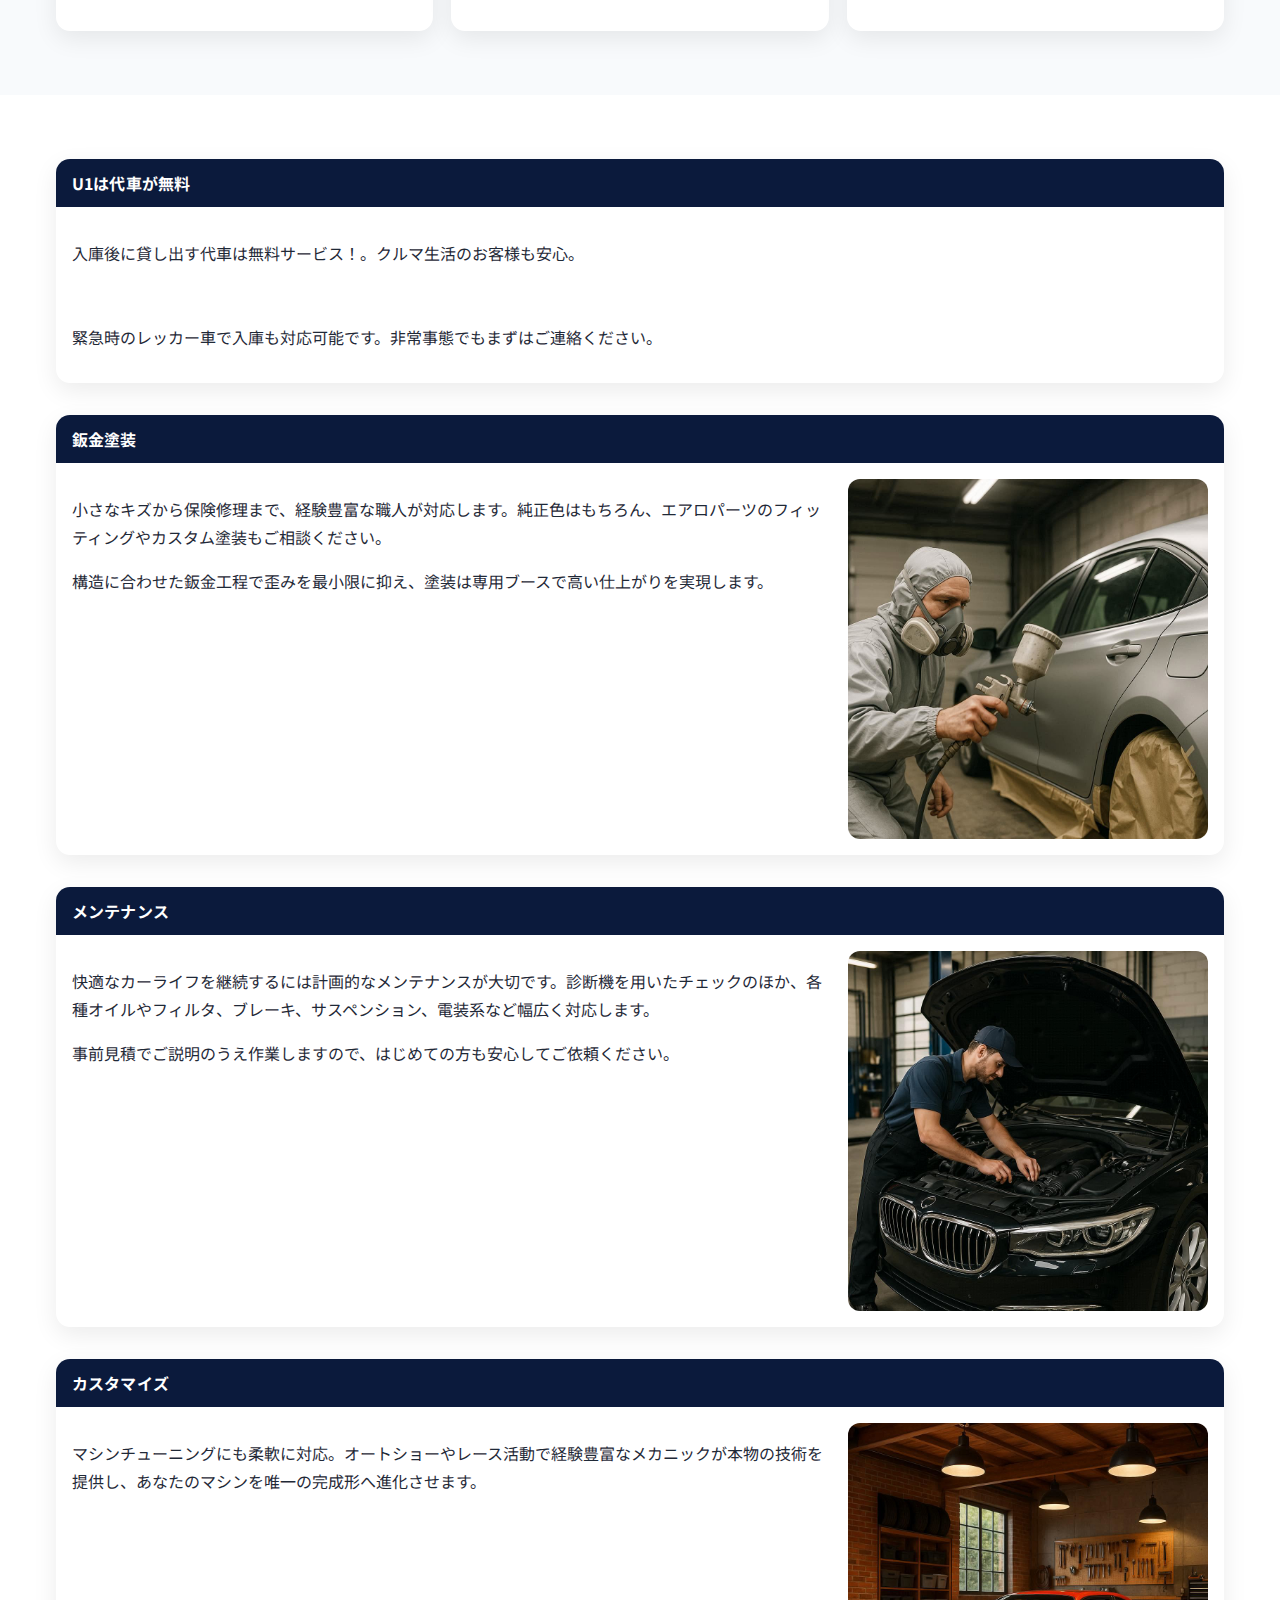
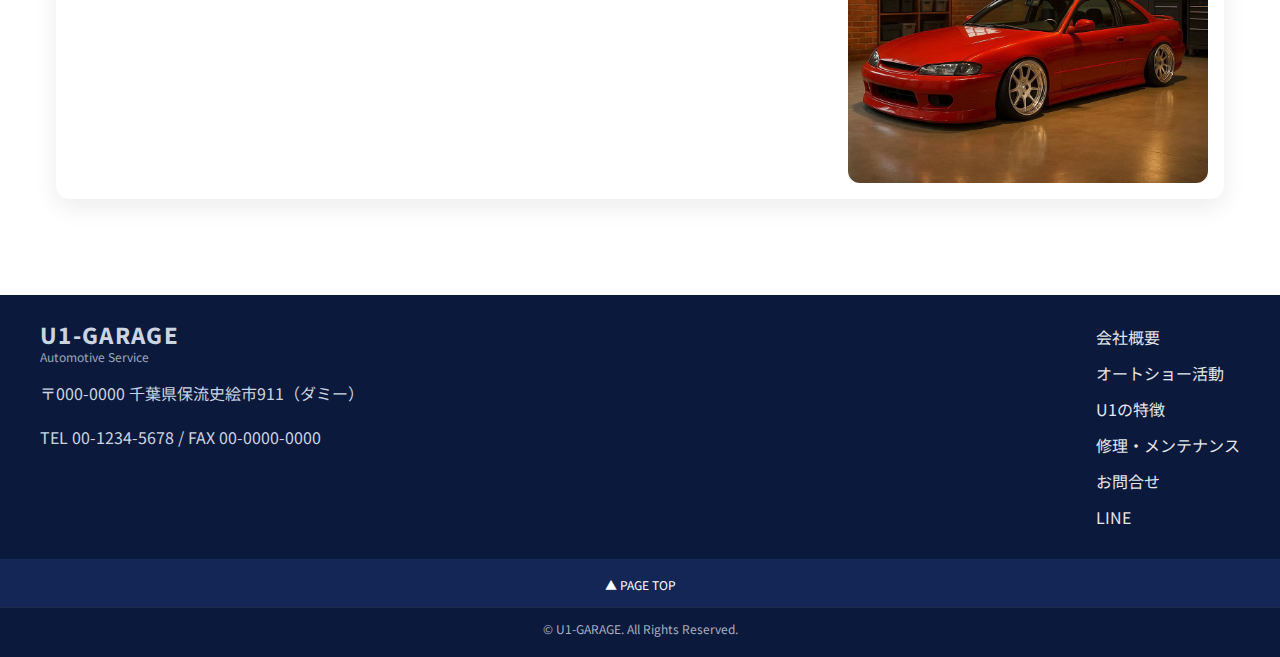
<file: maintenance.html>
<!doctype html>
<html lang="ja">
<head>
  <meta charset="utf-8" />
  <meta name="viewport" content="width=1200">
  <base href="https://usasaki109.github.io/U1garage-sample-site/">
  <title>修理・メンテナンス | U1-GARAGE</title>
  <meta name="description" content="U1-GARAGEの修理・メンテナンスメニューのご案内。点検・一般整備・鈑金塗装・アフターサポートまで対応します。">
  <meta name="theme-color" content="#0b1a3c">
  <link rel="icon" href="favicon.ico">
  <link rel="stylesheet" href="css/style.css">
  <link href="https://fonts.googleapis.com/css2?family=Noto+Sans+JP:wght@400;500;700;800&display=swap" rel="stylesheet">

  <!-- ページ専用スタイル（サンプルの濃紺帯＋2カラムレイアウト） -->
  <style>
    .page-hero{
      color:#fff;
      background:
        linear-gradient(180deg, rgba(11,26,60,.86), rgba(11,26,60,.55)),
        url("img/page-hero-maintenance.jpg") center/cover no-repeat,
        radial-gradient(circle at 20% 0%, #172554, #0b1a3c);
    }
    .page-hero__in{ padding:48px 0; }
    .page-hero h1{ margin:0 0 4px; font-size:36px; font-weight:800; letter-spacing:.02em; }
    .page-hero .sub{ margin:0; color:#e5e7eb; }

    .breadcrumb{ font-size:12px; color:#6b7280; margin:12px 0 24px; }
    .breadcrumb a{ color:#1c3474; }
    .breadcrumb .sep{ margin:0 6px; color:#9ca3af; }

    .feature-wrap{ display:flex; flex-direction:column; gap:32px; }
    .band{ background:#fff; border-radius:14px; box-shadow:0 8px 24px rgba(0,0,0,.08); overflow:hidden; }
    .band__title{ background:#0b1a3c; color:#fff; padding:10px 16px; font-weight:700; letter-spacing:.01em; }
    .band__body{ padding:16px; display:grid; grid-template-columns:1fr 360px; gap:24px; align-items:start; }
    .band__body--single{ grid-template-columns:1fr; }
    .band__img img{ width:100%; height:auto; border-radius:12px; }

    .banner{ margin-top:24px; }
    .banner img{ width:100%; height:auto; display:block; border-radius:12px; box-shadow:0 8px 24px rgba(0,0,0,.12); }

    @media (max-width: 960px){
      .band__body{ grid-template-columns:1fr; }
    }
  </style>
</head>
<body id="top">
  <a class="skip" href="#main">本文へスキップ</a>

  <!-- Topbar -->
  <div class="topbar">
    <div class="container topbar__in">
      <div class="topbar__note">自動車の修理/整備のご相談はU1-GARAGEへ。プロが確実に作業します。</div>
      <div class="topbar__tel">TEL <a href="tel:0012345678">00-1234-5678</a></div>
    </div>
  </div>

  <!-- Header -->
  <header class="header">
    <div class="container header__in">
      <a class="brand" href="index.html" aria-label="U1-GARAGE ホーム">
        <span class="brand__main">U1-GARAGE</span>
        <span class="brand__sub">Automotive Service</span>
      </a>

      <button class="nav-toggle" aria-controls="globalnav" aria-expanded="false" aria-label="メニュー">
        <span></span><span></span><span></span>
      </button>

      <nav id="globalnav" class="nav" aria-label="グローバルナビ">
        <ul class="nav__list">
          <li><a href="index.html#about">会社概要</a></li>
          <li><a href="autoshow.html">オートショー活動</a></li>
          <li><a href="features.html">U1の特徴</a></li>
          <li><a href="maintenance.html">修理・メンテナンス</a></li>
          <li><a href="contact.html">お問合せ</a></li>
          <li class="line"><a href="line.html">LINE</a></li>
        </ul>
      </nav>
    </div>
  </header>

  <!-- Page Hero -->
  <section class="page-hero" role="img" aria-label="修理・メンテナンス">
    <div class="container page-hero__in">
      <h1>修理・メンテナンス</h1>
      <p class="sub">Maintenance</p>
    </div>
  </section>

 <main id="main">
    <nav class="container breadcrumb" aria-label="パンくず">
      <a href="index.html">ホーム</a><span class="sep">›</span><span>修理・メンテナンス</span>
    </nav>    
  
  <!-- Maintenance -->
 <section id="maintenance" class="section alt">
	<div class="container">
     <div class="menu">
        <div class="menu__item">
          <h3>法定点検・車検</h3>
          <p>点検〜整備〜検査まで一貫対応。事前見積で安心。</p>
        </div>
        <div class="menu__item">
          <h3>一般整備</h3>
          <p>ブレーキ・足回り・電装系など不具合診断と修理。</p>
        </div>
        <div class="menu__item">
          <h3>オイル/タイヤ/バッテリー</h3>
          <p>消耗品交換は即日対応可（在庫状況により）。</p>
        </div>
      </div>
    </div>
 </section>

   <section class="section">
      <div class="container feature-wrap">

        <!-- 1. 代車無料（テキストのみ） -->
        <section class="band">
          <div class="band__title">U1は代車が無料</div>
          <div class="band__body band__body--single">
            <p>入庫後に貸し出す代車は無料サービス！。クルマ生活のお客様も安心。</p>
            <p>緊急時のレッカー車で入庫も対応可能です。非常事態でもまずはご連絡ください。</p>
          </div>
        </section>

        <!-- 2. 鈑金塗装（右側に画像） -->
        <section class="band">
          <div class="band__title">鈑金塗装</div>
          <div class="band__body">
            <div class="band__text">
              <p>小さなキズから保険修理まで、経験豊富な職人が対応します。純正色はもちろん、エアロパーツのフィッティングやカスタム塗装もご相談ください。</p>
              <p>構造に合わせた鈑金工程で歪みを最小限に抑え、塗装は専用ブースで高い仕上がりを実現します。</p>
            </div>
            <div class="band__img">
              <!-- 後で差し替え：工場作業の写真など -->
              <img src="img/maintenance-bodywork.jpg" alt="鈑金塗装の作業風景（差し替え可）" loading="lazy" style="width:360px; height:360px;">
            </div>
          </div>
        </section>

        <!-- 3. メンテナンス（右側に画像） -->
        <section class="band">
          <div class="band__title">メンテナンス</div>
          <div class="band__body">
            <div class="band__text">
              <p>快適なカーライフを継続するには計画的なメンテナンスが大切です。診断機を用いたチェックのほか、各種オイルやフィルタ、ブレーキ、サスペンション、電装系など幅広く対応します。</p>
              <p>事前見積でご説明のうえ作業しますので、はじめての方も安心してご依頼ください。</p>
            </div>
            <div class="band__img">
              <!-- 後で差し替え：整備の写真など -->
              <img src="img/maintenance-service.jpg" alt="整備作業の様子（差し替え可）" loading="lazy" style="width:360px; height:360px;">
            </div>
          </div>
        </section>

        <!-- 4. カスタマイズ（右側に画像・地図イメージ） -->
        <section class="band">
          <div class="band__title">カスタマイズ</div>
          <div class="band__body">
            <div class="band__text">
              <p>マシンチューニングにも柔軟に対応。オートショーやレース活動で経験豊富なメカニックが本物の技術を提供し、あなたのマシンを唯一の完成形へ進化させます。</p>
            </div>
            <div class="band__img">
              <!-- 後で差し替え：カスタマイズイメージ -->
              <img src="img/maintenance-customize.jpg" alt="全国納車イメージ（差し替え可）" loading="lazy" style="width:360px; height:360px;">
            </div>
          </div>
        </section>

  </main>

  <!-- Footer -->
  <footer class="footer">
    <div class="container footer__in">
      <div class="footer__brand">
        <div class="brand brand--footer">
          <span class="brand__main">U1-GARAGE</span>
          <span class="brand__sub">Automotive Service</span>
        </div>
        <p>〒000-0000 千葉県保流史絵市911（ダミー）</p>
        <p>TEL 00-1234-5678 / FAX 00-0000-0000</p>
      </div>
      <nav class="footer__nav" aria-label="フッターナビ">
        <ul>
          <li><a href="index.html#about">会社概要</a></li>
          <li><a href="autoshow.html">オートショー活動</a></li>
          <li><a href="features.html">U1の特徴</a></li>
          <li><a href="maintenance.html">修理・メンテナンス</a></li>
          <li><a href="contact.html">お問合せ</a></li>
          <li><a href="line.html">LINE</a></li>
        </ul>
      </nav>
    </div>
    <div class="pagetop"><a href="#top">▲ PAGE TOP</a></div>
    <div class="copy">© U1-GARAGE. All Rights Reserved.</div>
  </footer>

  <script>
    // モバイルナビ開閉
    const btn = document.querySelector('.nav-toggle');
    const nav = document.getElementById('globalnav');
    if (btn && nav) {
      btn.addEventListener('click', () => {
        const open = nav.classList.toggle('is-open');
        btn.setAttribute('aria-expanded', String(open));
      });
    }
    document.querySelectorAll('.nav__list a').forEach(a=>{
      a.addEventListener('click', () => {
        nav?.classList.remove('is-open');
        btn?.setAttribute('aria-expanded','false');
      });
    });
    // スクロール時のヘッダー影
    const header = document.querySelector('.header');
    const onScroll = () => {
      if (window.scrollY > 8) header.classList.add('is-scrolled');
      else header.classList.remove('is-scrolled');
    };
    window.addEventListener('scroll', onScroll);
    onScroll();
	
	// すべての .hero / .page-hero にエンブレム画像を自動挿入
	  (function () {
	    var src = 'img/hero-emblem.png?v=6';   // 画像は /img 配下（大文字小文字も一致）
	    document.querySelectorAll('.hero, .page-hero').forEach(function (sec) {
	      // 既に入っていれば重複挿入しない
	      if (sec.querySelector('.hero-emblem')) return;
	      var em = new Image();
	      em.className = 'hero-emblem';
	      em.alt = '';
	      em.src = src;
	      sec.appendChild(em);
	    });
	  })();
  </script>
</body>
</html>
</file>
<file: css/style.css>
/* ============== Reset / Base ============== */
*,
*::before,
*::after { box-sizing: border-box; }
html, body { height: 100%; }
html { -webkit-text-size-adjust: 100%; scroll-behavior: smooth; } /* 1) スムーススクロール */
body {
  margin: 0;
  font-family: "Noto Sans JP", system-ui, -apple-system, "Segoe UI",
               "Hiragino Kaku Gothic ProN", "Meiryo", sans-serif;
  color: #1f2937;
  line-height: 1.75;
  background: #fff;
}
img { max-width: 100%; height: auto; display: block; }
a { color: inherit; text-decoration: none; }
a:hover { text-decoration: underline; }
button { font: inherit; }
table { border-collapse: collapse; width: 100%; }
ul,ol { margin: 0; padding: 0; list-style: none; } /* 箇条書き丸消し */

:root{
  --navy-900:#0b1a3c; /* R9寄りの濃紺 */
  --navy-800:#132656;
  --navy-700:#1c3474;
  --accent:#0ea5e9;
  --muted:#6b7280;
  --line:#e5e7eb;
  --container:1200px;
  --radius:14px;
  --shadow:0 8px 24px rgba(0,0,0,.08);
}
.container{ max-width: var(--container); margin:0 auto; padding:0 16px; }
.skip{ position:absolute; left:-9999px; top:auto; width:1px; height:1px; overflow:hidden; }
.skip:focus{ left:16px; top:16px; background:#fff; padding:8px 12px; border-radius:8px; z-index:1000; }

/* 固定ヘッダー分のオフセット（1)） */
.section{ padding:64px 0; scroll-margin-top: 88px; } 

/* ============== Topbar ============== */
.topbar{ background: linear-gradient(90deg,var(--navy-900),var(--navy-700)); color:#cbd5e1; font-size:14px; }
.topbar__in{ display:flex; justify-content:space-between; align-items:center; gap:16px; padding:8px 0; }
.topbar__in a{ color:#fff; font-weight:700; }

/* ============== Header ============== */
.header{ position:sticky; top:0; z-index:20; background:var(--navy-900); color:#fff; transition: box-shadow .25s ease; }
.header.is-scrolled{ box-shadow: 0 6px 20px rgba(0,0,0,.15); } /* 2) 影 */

.header__in{ display:flex; align-items:center; justify-content:space-between; gap:20px; padding:14px 0; }
.brand{ display:flex; flex-direction:column; line-height:1; }
.brand__main{ font-size:28px; font-weight:800; letter-spacing:.06em; }
.brand__sub{ font-size:12px; opacity:.75; margin-top:6px; }

/* Nav */
.nav-toggle{ display:none; width:44px; height:44px; position:relative; border:0; background:transparent; cursor:pointer; }
.nav-toggle span{ position:absolute; left:10px; right:10px; height:2px; background:#fff; border-radius:2px; transition:.25s; }
.nav-toggle span:nth-child(1){ top:14px; }
.nav-toggle span:nth-child(2){ top:21px; }
.nav-toggle span:nth-child(3){ top:28px; }

.nav{ display:flex; }
.nav__list{ display:flex; gap:20px; }
.nav__list a{ display:block; padding:10px 10px; border-radius:10px; color:#e5e7eb; font-weight:500; }
.nav__list a:hover{ background:rgba(255,255,255,.08); color:#fff; text-decoration:none; }
.nav__list .line a{ background:#06c755; color:#fff; border-radius:999px; padding:10px 14px; }
.nav__list .line a:hover{ filter:brightness(1.05); }

/* 3) 現在位置ハイライト */
.nav__list a[aria-current="page"]{
  background: rgba(255,255,255,.14);
  color:#fff;
  text-decoration: none;
}

/* ============== Hero ============== */
.hero{
  color:#fff;
  background:
    linear-gradient(180deg, rgba(11,26,60,.86), rgba(11,26,60,.55)),
    url("../img/hero.jpg") center/cover no-repeat,           /* css/ から見た相対パス */
    radial-gradient(circle at 20% 0%, #172554, var(--navy-900));
}
.hero__in{ padding:80px 0 90px; }
.hero h1{ margin:0 0 10px; font-size:40px; line-height:1.3; font-weight:800; letter-spacing:.02em; }
.hero p{ margin:0 0 22px; color:#e5e7eb; }
.cta{ display:flex; gap:12px; flex-wrap:wrap; }
.btn{ display:inline-block; padding:12px 18px; border:1px solid rgba(255,255,255,.6); border-radius:12px; color:#fff; background:transparent; font-weight:700; text-decoration:none; }
.btn:hover{ background:rgba(255,255,255,.12); text-decoration:none; }
.btn--primary{ background:var(--accent); border-color:var(--accent); }

/* ============== Sections / Blocks ============== */
.alt{ background:#f8fafc; }
.sec-head{ margin-bottom:24px; }
.sec-head h2{ margin:0; font-size:28px; color:var(--navy-900); letter-spacing:.02em; }
.sec-head .sub{ margin:6px 0 0; font-size:14px; color:var(--muted); }

/* Profile */
.profile{ display:grid; grid-template-columns:1.1fr .9fr; gap:24px; }
.profile__table{ background:#fff; border-radius:var(--radius); overflow:hidden; box-shadow:var(--shadow); }
.profile__table th, .profile__table td{ padding:14px 16px; border-bottom:1px solid var(--line); vertical-align:top; }
.profile__table th{ width:28%; background:#f3f4f6; color:#374151; font-weight:700; }
.profile__image{ align-self:start; border-radius:var(--radius); overflow:hidden; box-shadow:var(--shadow); }

/* Cards */
.cards{ display:grid; grid-template-columns:repeat(3,1fr); gap:18px; }
.card{ background:#fff; border-radius:var(--radius); overflow:hidden; box-shadow:var(--shadow); }
.card__body{ padding:14px 16px; }
.card__body h3{ margin:0 0 6px; font-size:18px; }

/* Features */
.features{ display:grid; grid-template-columns:repeat(3,1fr); gap:18px; }
.feature{ background:#fff; border-radius:var(--radius); padding:18px; box-shadow:var(--shadow); }
.feature__icon{ font-size:28px; }
.feature h3{ margin:6px 0 6px; font-size:18px; }

/* Maintenance menu */
.menu{ display:grid; grid-template-columns:repeat(3,1fr); gap:18px; }
.menu__item{ background:#fff; border-radius:var(--radius); padding:18px; box-shadow:var(--shadow); }

/* Map */
.map{ border-radius:var(--radius); overflow:hidden; box-shadow:var(--shadow); background:#e5e7eb; }
.map iframe{ width:100%; height:60vh; min-height:380px; border:0; display:block; }

/* Contact */
.contact{ display:grid; grid-template-columns:repeat(3,1fr); gap:18px; }
.contact__block{ background:#fff; border-radius:var(--radius); padding:18px; box-shadow:var(--shadow); }
.tel{ font-size:22px; font-weight:800; color:var(--navy-900); }

/* Footer */
.footer{ background:var(--navy-900); color:#cbd5e1; margin-top:32px; }
.footer__in{ display:flex; justify-content:space-between; gap:24px; padding:28px 0; }
.brand--footer .brand__main{ font-size:22px; }
.footer__nav ul{ display:grid; gap:8px; }
.footer__nav a{ color:#e5e7eb; }
.footer__nav a:hover{ color:#fff; text-decoration:none; }
.pagetop{ text-align:center; padding:10px 0; background:var(--navy-800); }
.pagetop a{ color:#fff; font-size:12px; }
.copy{ text-align:center; font-size:12px; padding:10px 0 18px; color:#a7b0c3; border-top:1px solid rgba(255,255,255,.08); }

/* ============== Responsive ============== */
@media (max-width: 1024px){
  .cards, .features, .menu, .contact { grid-template-columns:repeat(2,1fr); }
}
@media (max-width: 860px){
  .nav-toggle{ display:inline-block; }
  .nav{ position:absolute; inset:64px 0 auto 0; background:var(--navy-900); display:none; }
  .nav.is-open{ display:block; }
  .nav__list{ flex-direction:column; padding:12px 16px 18px; gap:6px; }
  .nav__list a{ padding:10px 12px; }
}
@media (max-width: 720px){
  .hero__in{ padding:56px 0 64px; }
  .hero h1{ font-size:28px; }
  .profile{ grid-template-columns:1fr; }
  .cards, .features, .menu, .contact { grid-template-columns:1fr; }
}

/* ===== Feature Page ===== */
.page-hero{
  color:#fff;
  background:
    linear-gradient(180deg, rgba(11,26,60,.86), rgba(11,26,60,.55)),
    url("../img/page-hero.jpg") center/cover no-repeat,   /* 任意。なければ濃紺グラデのみ */
    radial-gradient(circle at 20% 0%, #172554, var(--navy-900));
}
.page-hero__in{ padding:48px 0; }
.page-hero h1{ margin:0 0 4px; font-size:36px; font-weight:800; letter-spacing:.02em; }
.page-hero .sub{ margin:0; color:#e5e7eb; }

.breadcrumb{ font-size:12px; color:var(--muted); margin:12px 0 24px; }
.breadcrumb a{ color:var(--navy-700); }
.breadcrumb .sep{ margin:0 6px; color:#9ca3af; }

.feature-wrap{ display:flex; flex-direction:column; gap:32px; }

/* サンプル風の濃紺帯＋本文レイアウト */
.band{ background:#fff; border-radius:var(--radius); box-shadow:var(--shadow); overflow:hidden; }
.band__title{
  background:var(--navy-900); color:#fff;
  padding:10px 16px; font-weight:700; letter-spacing:.01em;
}
.band__body{
  padding:16px;
  display:grid; grid-template-columns:1fr 360px; gap:24px; align-items:start;
}
.band__body--single{ grid-template-columns:1fr; }
.band__img img{ width:100%; height:auto; border-radius:12px; }
.badge-box{ display:flex; justify-content:center; align-items:center; padding:8px; }
.badge-box img{ max-width:320px; height:auto; border-radius:10px; }

.inline-links{ display:flex; gap:12px; flex-wrap:wrap; margin-top:8px; }
.inline-links a{ color:#0b67c2; text-decoration:underline; }

/* 赤文字の強調（サンプルの赤見出し風） */
.em{ color:#c62828; font-weight:700; }

@media (max-width: 960px){
  .band__body{ grid-template-columns:1fr; }
}
</file>
